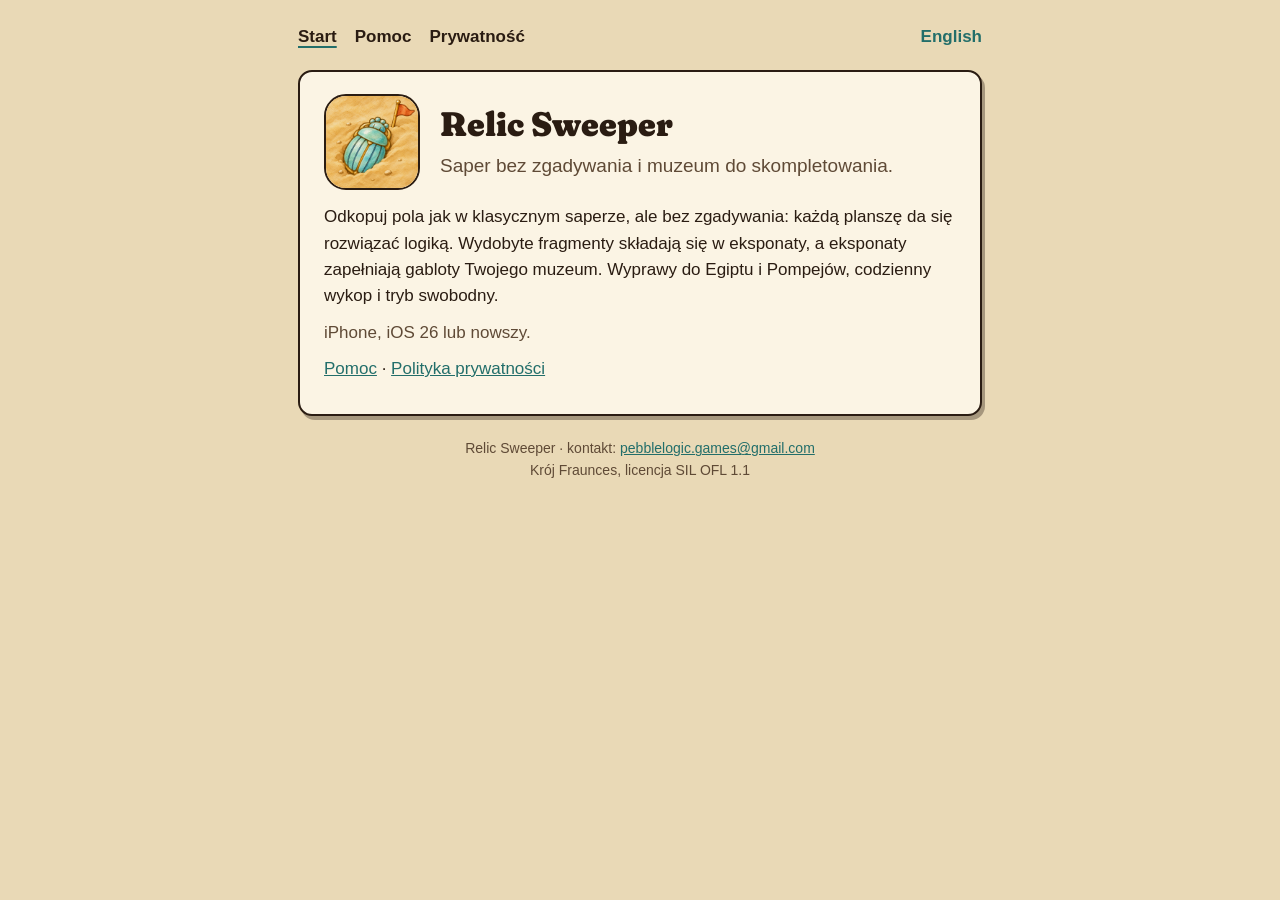
<file: index.html>
<!doctype html>
<html lang="pl">
<head>
<meta charset="utf-8">
<meta name="viewport" content="width=device-width, initial-scale=1">
<title>Relic Sweeper</title>
<link rel="icon" href="assets/icon-256.png">
<link rel="stylesheet" href="assets/site.css">
</head>
<body>
<main>
<nav>
<a href="index.html" aria-current="page">Start</a>
<a href="support.html">Pomoc</a>
<a href="privacy.html">Prywatność</a>
<a class="lang" href="en/index.html" hreflang="en">English</a>
</nav>
<div class="card">
<div class="hero"><img src="assets/icon-256.png" alt="">
<div><h1>Relic Sweeper</h1><p class="tagline">Saper bez zgadywania i muzeum do skompletowania.</p></div></div>
<p>Odkopuj pola jak w klasycznym saperze, ale bez zgadywania: każdą planszę da się rozwiązać logiką. Wydobyte fragmenty składają się w eksponaty, a eksponaty zapełniają gabloty Twojego muzeum. Wyprawy do Egiptu i Pompejów, codzienny wykop i tryb swobodny.</p>
<p class="muted">iPhone, iOS 26 lub nowszy.</p>
<p><a href="support.html">Pomoc</a> · <a href="privacy.html">Polityka prywatności</a></p>
</div>
<footer>Relic Sweeper · kontakt: <a href="mailto:pebblelogic.games@gmail.com">pebblelogic.games@gmail.com</a><br>Krój Fraunces, licencja SIL OFL 1.1</footer>
</main>
</body>
</html>
</file>
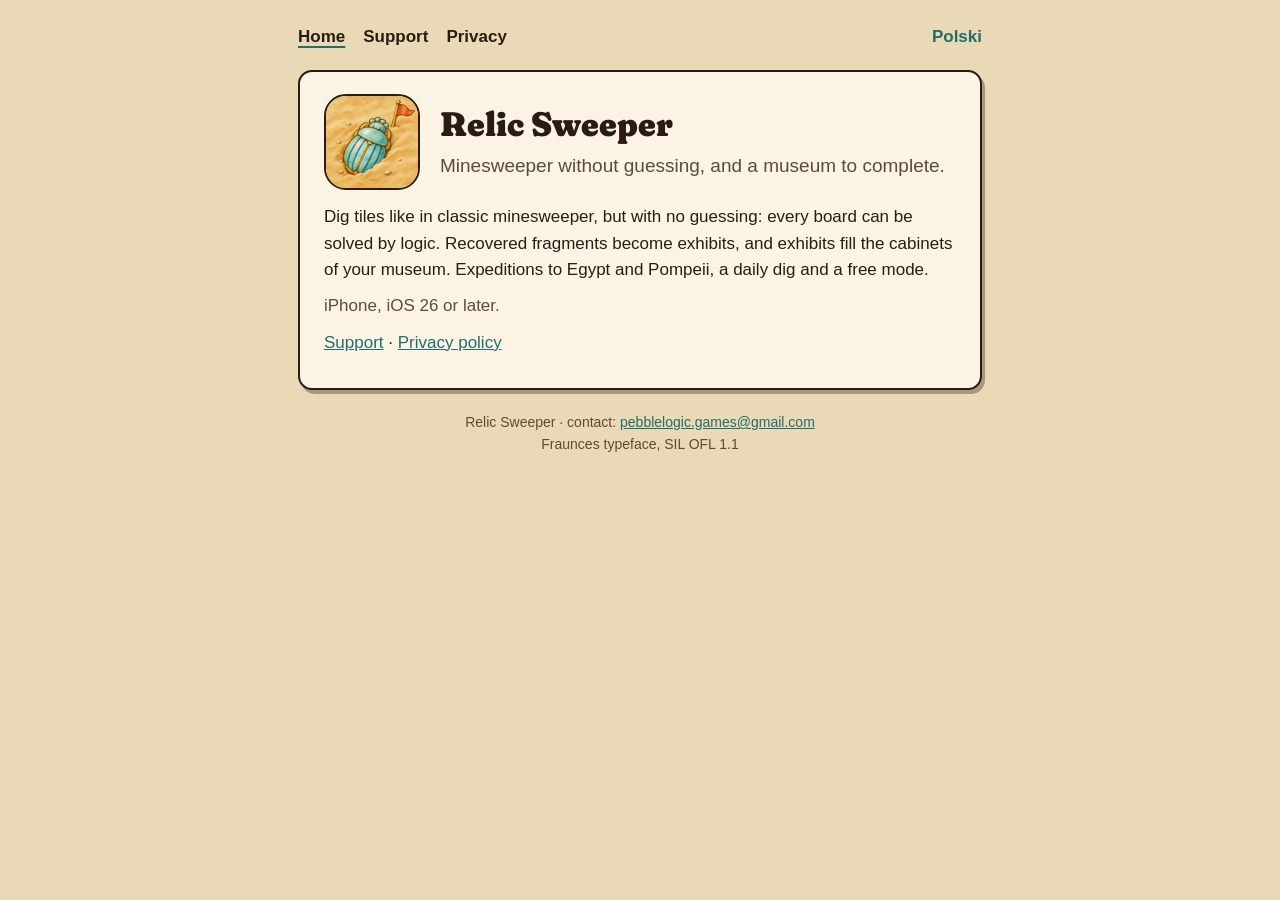
<file: en/index.html>
<!doctype html>
<html lang="en">
<head>
<meta charset="utf-8">
<meta name="viewport" content="width=device-width, initial-scale=1">
<title>Relic Sweeper</title>
<link rel="icon" href="../assets/icon-256.png">
<link rel="stylesheet" href="../assets/site.css">
</head>
<body>
<main>
<nav>
<a href="index.html" aria-current="page">Home</a>
<a href="support.html">Support</a>
<a href="privacy.html">Privacy</a>
<a class="lang" href="../index.html" hreflang="pl">Polski</a>
</nav>
<div class="card">
<div class="hero"><img src="../assets/icon-256.png" alt="">
<div><h1>Relic Sweeper</h1><p class="tagline">Minesweeper without guessing, and a museum to complete.</p></div></div>
<p>Dig tiles like in classic minesweeper, but with no guessing: every board can be solved by logic. Recovered fragments become exhibits, and exhibits fill the cabinets of your museum. Expeditions to Egypt and Pompeii, a daily dig and a free mode.</p>
<p class="muted">iPhone, iOS 26 or later.</p>
<p><a href="support.html">Support</a> · <a href="privacy.html">Privacy policy</a></p>
</div>
<footer>Relic Sweeper · contact: <a href="mailto:pebblelogic.games@gmail.com">pebblelogic.games@gmail.com</a><br>Fraunces typeface, SIL OFL 1.1</footer>
</main>
</body>
</html>
</file>
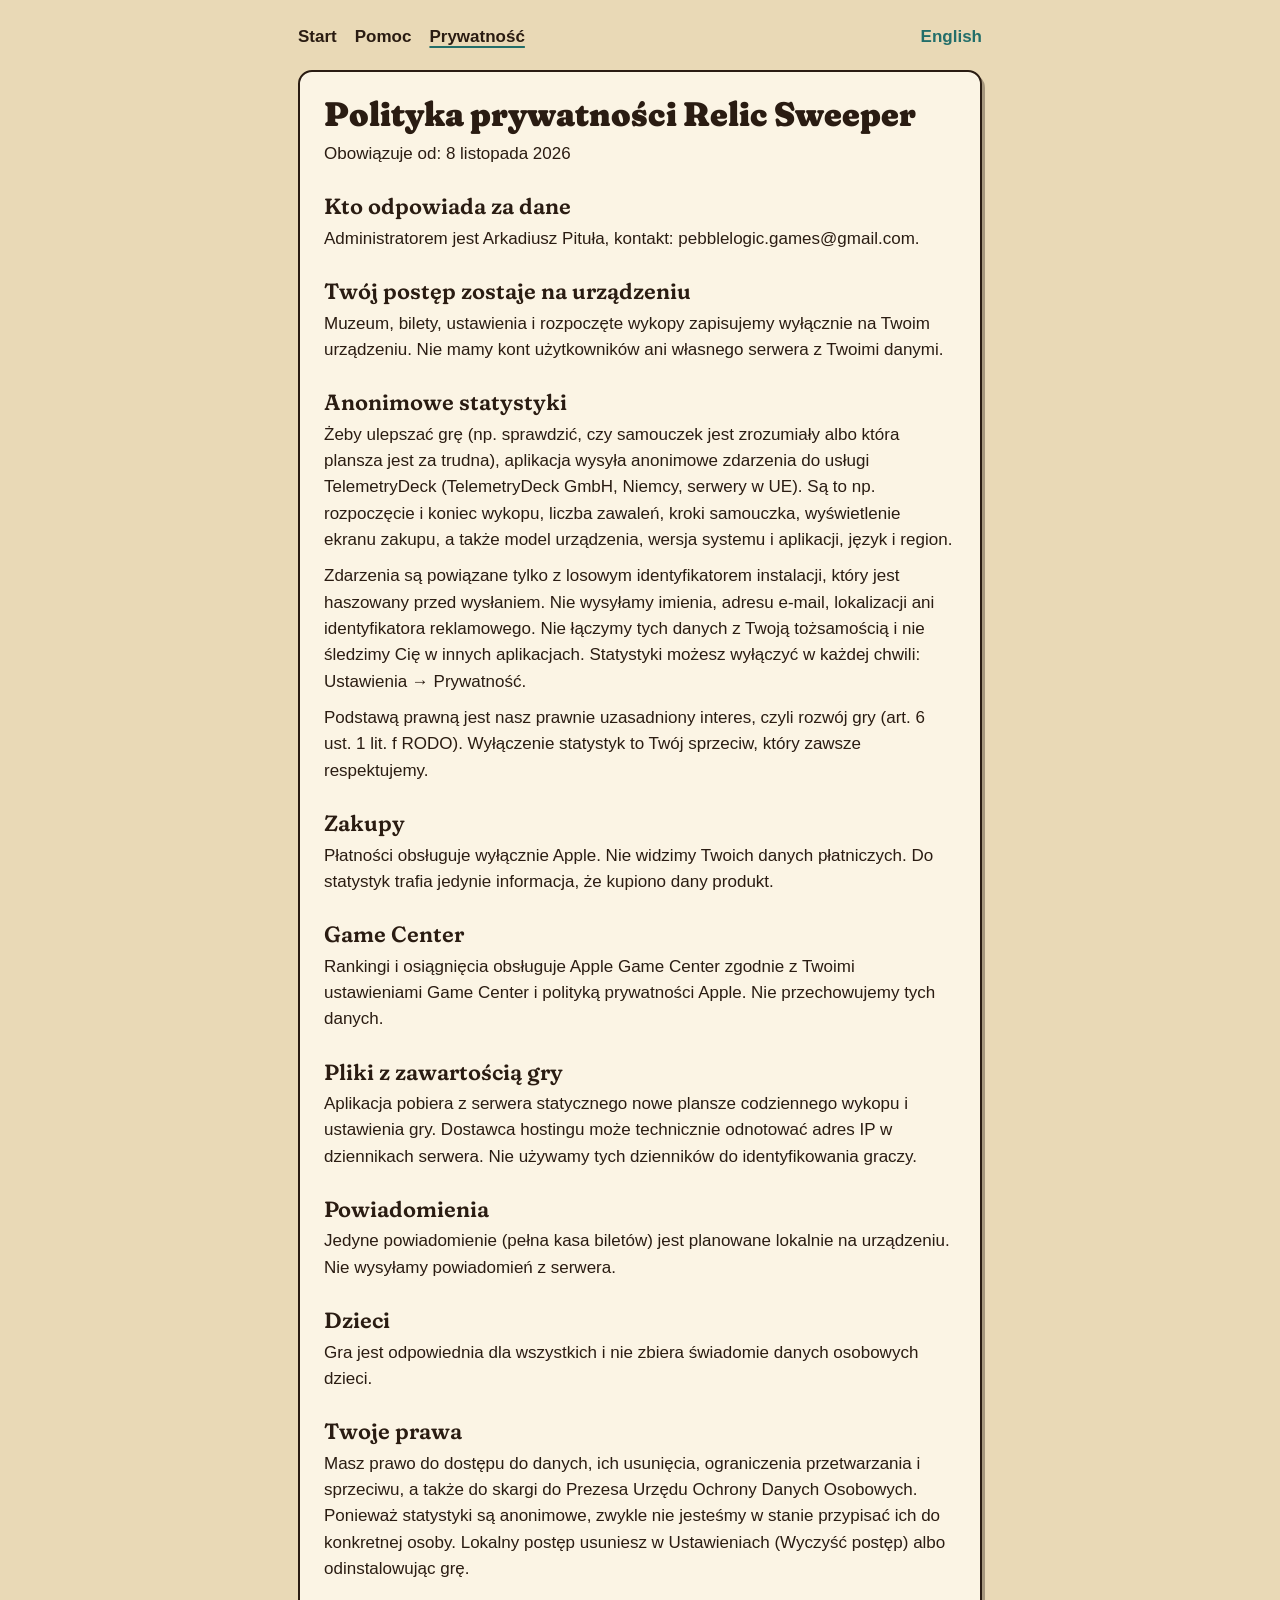
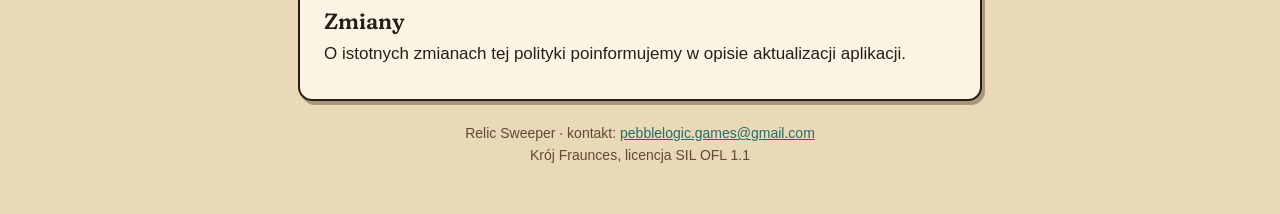
<file: privacy.html>
<!doctype html>
<html lang="pl">
<head>
<meta charset="utf-8">
<meta name="viewport" content="width=device-width, initial-scale=1">
<title>Polityka prywatności Relic Sweeper</title>
<link rel="icon" href="assets/icon-256.png">
<link rel="stylesheet" href="assets/site.css">
</head>
<body>
<main>
<nav>
<a href="index.html">Start</a>
<a href="support.html">Pomoc</a>
<a href="privacy.html" aria-current="page">Prywatność</a>
<a class="lang" href="en/privacy.html" hreflang="en">English</a>
</nav>
<div class="card">
<h1>Polityka prywatności Relic Sweeper</h1>
<p>Obowiązuje od: 8 listopada 2026</p>
<h2>Kto odpowiada za dane</h2>
<p>Administratorem jest Arkadiusz Pituła, kontakt: pebblelogic.games@gmail.com.</p>
<h2>Twój postęp zostaje na urządzeniu</h2>
<p>Muzeum, bilety, ustawienia i rozpoczęte wykopy zapisujemy wyłącznie na Twoim urządzeniu. Nie mamy kont użytkowników ani własnego serwera z Twoimi danymi.</p>
<h2>Anonimowe statystyki</h2>
<p>Żeby ulepszać grę (np. sprawdzić, czy samouczek jest zrozumiały albo która plansza jest za trudna), aplikacja wysyła anonimowe zdarzenia do usługi TelemetryDeck (TelemetryDeck GmbH, Niemcy, serwery w UE). Są to np. rozpoczęcie i koniec wykopu, liczba zawaleń, kroki samouczka, wyświetlenie ekranu zakupu, a także model urządzenia, wersja systemu i aplikacji, język i region.</p>
<p>Zdarzenia są powiązane tylko z losowym identyfikatorem instalacji, który jest haszowany przed wysłaniem. Nie wysyłamy imienia, adresu e-mail, lokalizacji ani identyfikatora reklamowego. Nie łączymy tych danych z Twoją tożsamością i nie śledzimy Cię w innych aplikacjach. Statystyki możesz wyłączyć w każdej chwili: Ustawienia → Prywatność.</p>
<p>Podstawą prawną jest nasz prawnie uzasadniony interes, czyli rozwój gry (art. 6 ust. 1 lit. f RODO). Wyłączenie statystyk to Twój sprzeciw, który zawsze respektujemy.</p>
<h2>Zakupy</h2>
<p>Płatności obsługuje wyłącznie Apple. Nie widzimy Twoich danych płatniczych. Do statystyk trafia jedynie informacja, że kupiono dany produkt.</p>
<h2>Game Center</h2>
<p>Rankingi i osiągnięcia obsługuje Apple Game Center zgodnie z Twoimi ustawieniami Game Center i polityką prywatności Apple. Nie przechowujemy tych danych.</p>
<h2>Pliki z zawartością gry</h2>
<p>Aplikacja pobiera z serwera statycznego nowe plansze codziennego wykopu i ustawienia gry. Dostawca hostingu może technicznie odnotować adres IP w dziennikach serwera. Nie używamy tych dzienników do identyfikowania graczy.</p>
<h2>Powiadomienia</h2>
<p>Jedyne powiadomienie (pełna kasa biletów) jest planowane lokalnie na urządzeniu. Nie wysyłamy powiadomień z serwera.</p>
<h2>Dzieci</h2>
<p>Gra jest odpowiednia dla wszystkich i nie zbiera świadomie danych osobowych dzieci.</p>
<h2>Twoje prawa</h2>
<p>Masz prawo do dostępu do danych, ich usunięcia, ograniczenia przetwarzania i sprzeciwu, a także do skargi do Prezesa Urzędu Ochrony Danych Osobowych. Ponieważ statystyki są anonimowe, zwykle nie jesteśmy w stanie przypisać ich do konkretnej osoby. Lokalny postęp usuniesz w Ustawieniach (Wyczyść postęp) albo odinstalowując grę.</p>
<h2>Zmiany</h2>
<p>O istotnych zmianach tej polityki poinformujemy w opisie aktualizacji aplikacji.</p>
</div>
<footer>Relic Sweeper · kontakt: <a href="mailto:pebblelogic.games@gmail.com">pebblelogic.games@gmail.com</a><br>Krój Fraunces, licencja SIL OFL 1.1</footer>
</main>
</body>
</html>
</file>
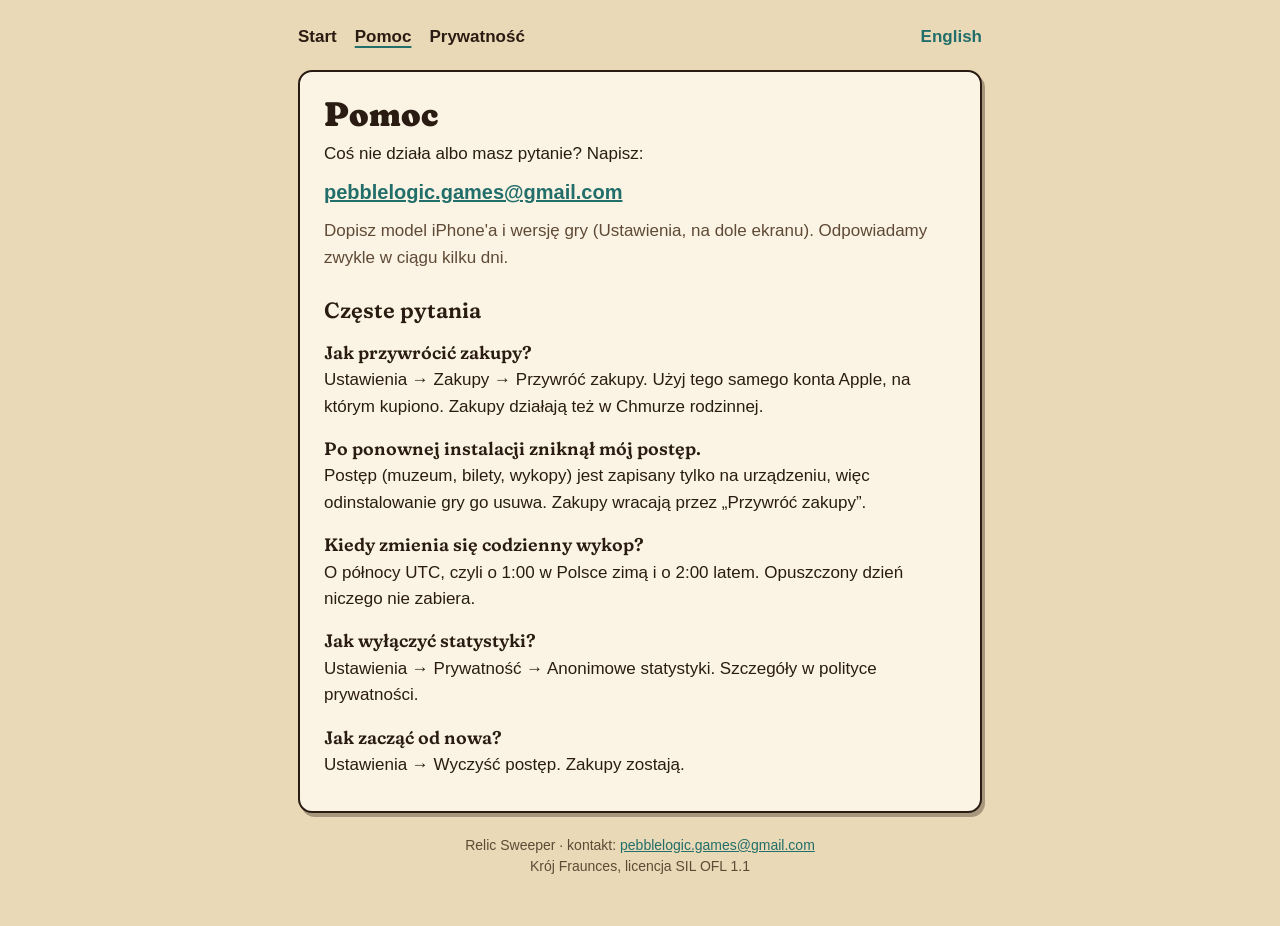
<file: support.html>
<!doctype html>
<html lang="pl">
<head>
<meta charset="utf-8">
<meta name="viewport" content="width=device-width, initial-scale=1">
<title>Pomoc · Relic Sweeper</title>
<link rel="icon" href="assets/icon-256.png">
<link rel="stylesheet" href="assets/site.css">
</head>
<body>
<main>
<nav>
<a href="index.html">Start</a>
<a href="support.html" aria-current="page">Pomoc</a>
<a href="privacy.html">Prywatność</a>
<a class="lang" href="en/support.html" hreflang="en">English</a>
</nav>
<div class="card">
<h1>Pomoc</h1>
<p>Coś nie działa albo masz pytanie? Napisz:</p>
<p class="mail"><a href="mailto:pebblelogic.games@gmail.com?subject=Relic%20Sweeper">pebblelogic.games@gmail.com</a></p>
<p class="muted">Dopisz model iPhone&#x27;a i wersję gry (Ustawienia, na dole ekranu). Odpowiadamy zwykle w ciągu kilku dni.</p>
<h2>Częste pytania</h2>
<h3>Jak przywrócić zakupy?</h3>
<p>Ustawienia → Zakupy → Przywróć zakupy. Użyj tego samego konta Apple, na którym kupiono. Zakupy działają też w Chmurze rodzinnej.</p>
<h3>Po ponownej instalacji zniknął mój postęp.</h3>
<p>Postęp (muzeum, bilety, wykopy) jest zapisany tylko na urządzeniu, więc odinstalowanie gry go usuwa. Zakupy wracają przez „Przywróć zakupy”.</p>
<h3>Kiedy zmienia się codzienny wykop?</h3>
<p>O północy UTC, czyli o 1:00 w Polsce zimą i o 2:00 latem. Opuszczony dzień niczego nie zabiera.</p>
<h3>Jak wyłączyć statystyki?</h3>
<p>Ustawienia → Prywatność → Anonimowe statystyki. Szczegóły w polityce prywatności.</p>
<h3>Jak zacząć od nowa?</h3>
<p>Ustawienia → Wyczyść postęp. Zakupy zostają.</p>
</div>
<footer>Relic Sweeper · kontakt: <a href="mailto:pebblelogic.games@gmail.com">pebblelogic.games@gmail.com</a><br>Krój Fraunces, licencja SIL OFL 1.1</footer>
</main>
</body>
</html>
</file>
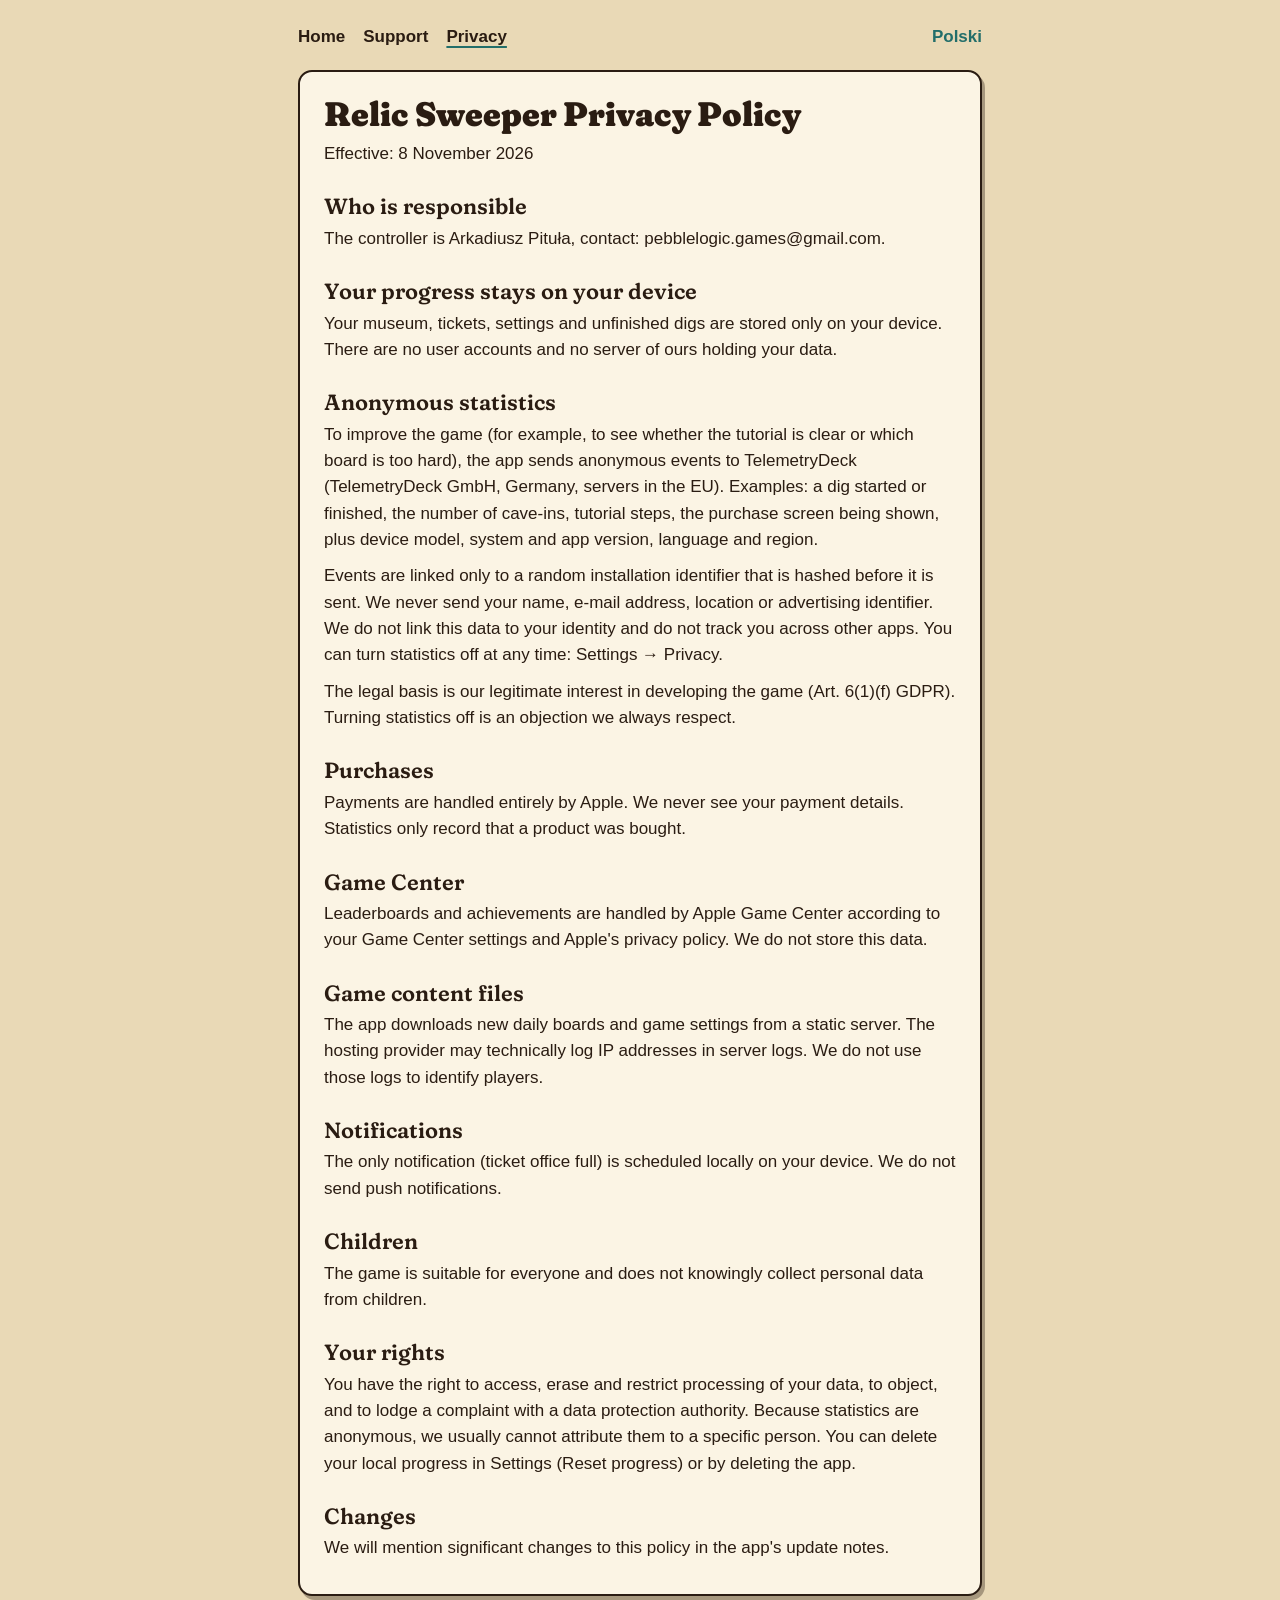
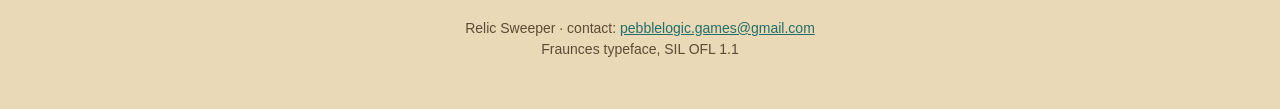
<file: en/privacy.html>
<!doctype html>
<html lang="en">
<head>
<meta charset="utf-8">
<meta name="viewport" content="width=device-width, initial-scale=1">
<title>Relic Sweeper Privacy Policy</title>
<link rel="icon" href="../assets/icon-256.png">
<link rel="stylesheet" href="../assets/site.css">
</head>
<body>
<main>
<nav>
<a href="index.html">Home</a>
<a href="support.html">Support</a>
<a href="privacy.html" aria-current="page">Privacy</a>
<a class="lang" href="../privacy.html" hreflang="pl">Polski</a>
</nav>
<div class="card">
<h1>Relic Sweeper Privacy Policy</h1>
<p>Effective: 8 November 2026</p>
<h2>Who is responsible</h2>
<p>The controller is Arkadiusz Pituła, contact: pebblelogic.games@gmail.com.</p>
<h2>Your progress stays on your device</h2>
<p>Your museum, tickets, settings and unfinished digs are stored only on your device. There are no user accounts and no server of ours holding your data.</p>
<h2>Anonymous statistics</h2>
<p>To improve the game (for example, to see whether the tutorial is clear or which board is too hard), the app sends anonymous events to TelemetryDeck (TelemetryDeck GmbH, Germany, servers in the EU). Examples: a dig started or finished, the number of cave-ins, tutorial steps, the purchase screen being shown, plus device model, system and app version, language and region.</p>
<p>Events are linked only to a random installation identifier that is hashed before it is sent. We never send your name, e-mail address, location or advertising identifier. We do not link this data to your identity and do not track you across other apps. You can turn statistics off at any time: Settings → Privacy.</p>
<p>The legal basis is our legitimate interest in developing the game (Art. 6(1)(f) GDPR). Turning statistics off is an objection we always respect.</p>
<h2>Purchases</h2>
<p>Payments are handled entirely by Apple. We never see your payment details. Statistics only record that a product was bought.</p>
<h2>Game Center</h2>
<p>Leaderboards and achievements are handled by Apple Game Center according to your Game Center settings and Apple&#x27;s privacy policy. We do not store this data.</p>
<h2>Game content files</h2>
<p>The app downloads new daily boards and game settings from a static server. The hosting provider may technically log IP addresses in server logs. We do not use those logs to identify players.</p>
<h2>Notifications</h2>
<p>The only notification (ticket office full) is scheduled locally on your device. We do not send push notifications.</p>
<h2>Children</h2>
<p>The game is suitable for everyone and does not knowingly collect personal data from children.</p>
<h2>Your rights</h2>
<p>You have the right to access, erase and restrict processing of your data, to object, and to lodge a complaint with a data protection authority. Because statistics are anonymous, we usually cannot attribute them to a specific person. You can delete your local progress in Settings (Reset progress) or by deleting the app.</p>
<h2>Changes</h2>
<p>We will mention significant changes to this policy in the app&#x27;s update notes.</p>
</div>
<footer>Relic Sweeper · contact: <a href="mailto:pebblelogic.games@gmail.com">pebblelogic.games@gmail.com</a><br>Fraunces typeface, SIL OFL 1.1</footer>
</main>
</body>
</html>
</file>
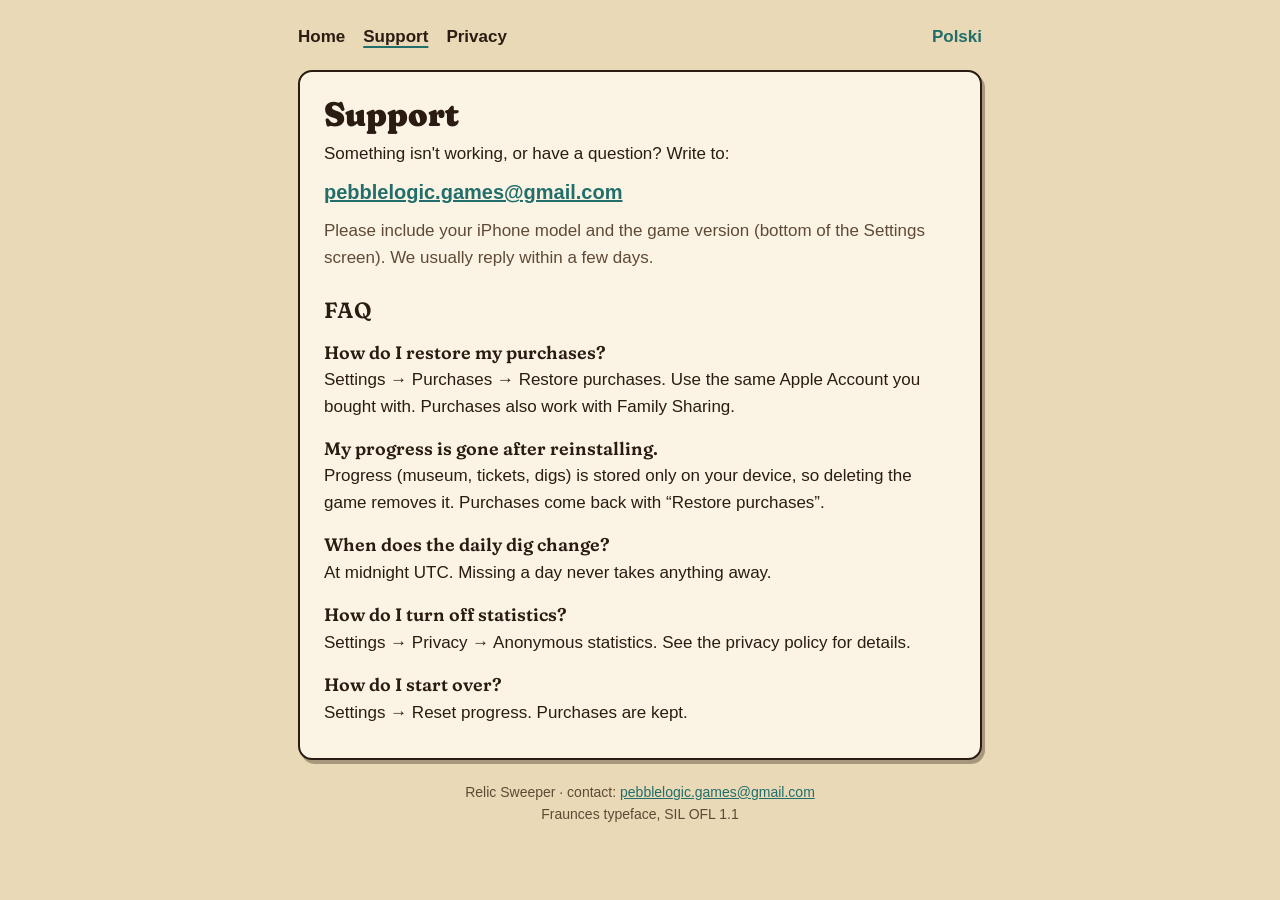
<file: en/support.html>
<!doctype html>
<html lang="en">
<head>
<meta charset="utf-8">
<meta name="viewport" content="width=device-width, initial-scale=1">
<title>Support · Relic Sweeper</title>
<link rel="icon" href="../assets/icon-256.png">
<link rel="stylesheet" href="../assets/site.css">
</head>
<body>
<main>
<nav>
<a href="index.html">Home</a>
<a href="support.html" aria-current="page">Support</a>
<a href="privacy.html">Privacy</a>
<a class="lang" href="../support.html" hreflang="pl">Polski</a>
</nav>
<div class="card">
<h1>Support</h1>
<p>Something isn&#x27;t working, or have a question? Write to:</p>
<p class="mail"><a href="mailto:pebblelogic.games@gmail.com?subject=Relic%20Sweeper">pebblelogic.games@gmail.com</a></p>
<p class="muted">Please include your iPhone model and the game version (bottom of the Settings screen). We usually reply within a few days.</p>
<h2>FAQ</h2>
<h3>How do I restore my purchases?</h3>
<p>Settings → Purchases → Restore purchases. Use the same Apple Account you bought with. Purchases also work with Family Sharing.</p>
<h3>My progress is gone after reinstalling.</h3>
<p>Progress (museum, tickets, digs) is stored only on your device, so deleting the game removes it. Purchases come back with “Restore purchases”.</p>
<h3>When does the daily dig change?</h3>
<p>At midnight UTC. Missing a day never takes anything away.</p>
<h3>How do I turn off statistics?</h3>
<p>Settings → Privacy → Anonymous statistics. See the privacy policy for details.</p>
<h3>How do I start over?</h3>
<p>Settings → Reset progress. Purchases are kept.</p>
</div>
<footer>Relic Sweeper · contact: <a href="mailto:pebblelogic.games@gmail.com">pebblelogic.games@gmail.com</a><br>Fraunces typeface, SIL OFL 1.1</footer>
</main>
</body>
</html>
</file>
<file: assets/site.css>
@font-face { font-family: "Fraunces Soft"; font-weight: 600; src: url("FrauncesSoft-SemiBold.ttf"); font-display: swap; }
@font-face { font-family: "Fraunces Soft"; font-weight: 900; src: url("FrauncesSoft-Black.ttf"); font-display: swap; }
:root { --paper: #F3E6C9; --card: #FBF4E4; --ink: #2A1C12; --sepia: #5F4A36; --sand: #CCA366; --faience: #226E6A; --bg: #E9D9B6; }
@media (prefers-color-scheme: dark) {
  :root { --bg: #1E1712; --paper: #D6C9AE; --card: #DDD0B4; }
}
* { box-sizing: border-box; }
body { margin: 0; background: var(--bg); color: var(--ink); font: 17px/1.55 -apple-system, BlinkMacSystemFont, "Segoe UI", sans-serif; }
main { max-width: 720px; margin: 0 auto; padding: 24px 18px 48px; }
nav { display: flex; flex-wrap: wrap; gap: 6px 18px; align-items: center; margin-bottom: 20px; font-weight: 600; }
nav a { color: var(--ink); text-decoration: none; }
nav a[aria-current] { text-decoration: underline 2px var(--faience); text-underline-offset: 4px; }
nav .lang { margin-left: auto; color: var(--faience); }
.card { background: var(--card); border: 2px solid var(--ink); border-radius: 14px; padding: 22px 24px; box-shadow: 3px 4px 0 rgba(42,28,18,.35); }
h1, h2, h3 { font-family: "Fraunces Soft", Georgia, serif; line-height: 1.2; }
h1 { font-weight: 900; font-size: 34px; margin: 0 0 6px; }
h2 { font-weight: 600; font-size: 22px; margin: 26px 0 6px; }
h3 { font-weight: 600; font-size: 18px; margin: 18px 0 4px; }
p { margin: 0 0 10px; }
.hero { display: flex; gap: 20px; align-items: center; margin-bottom: 14px; }
.hero img { width: 96px; height: 96px; border-radius: 22px; border: 2px solid var(--ink); flex: none; }
.tagline { color: var(--sepia); font-size: 19px; margin: 0; }
.muted { color: var(--sepia); }
a { color: var(--faience); }
.mail { font-size: 20px; font-weight: 600; }
footer { margin-top: 22px; font-size: 14px; color: var(--sepia); text-align: center; }
@media (prefers-color-scheme: dark) { footer, nav a, nav .lang { color: var(--paper); } }
</file>
